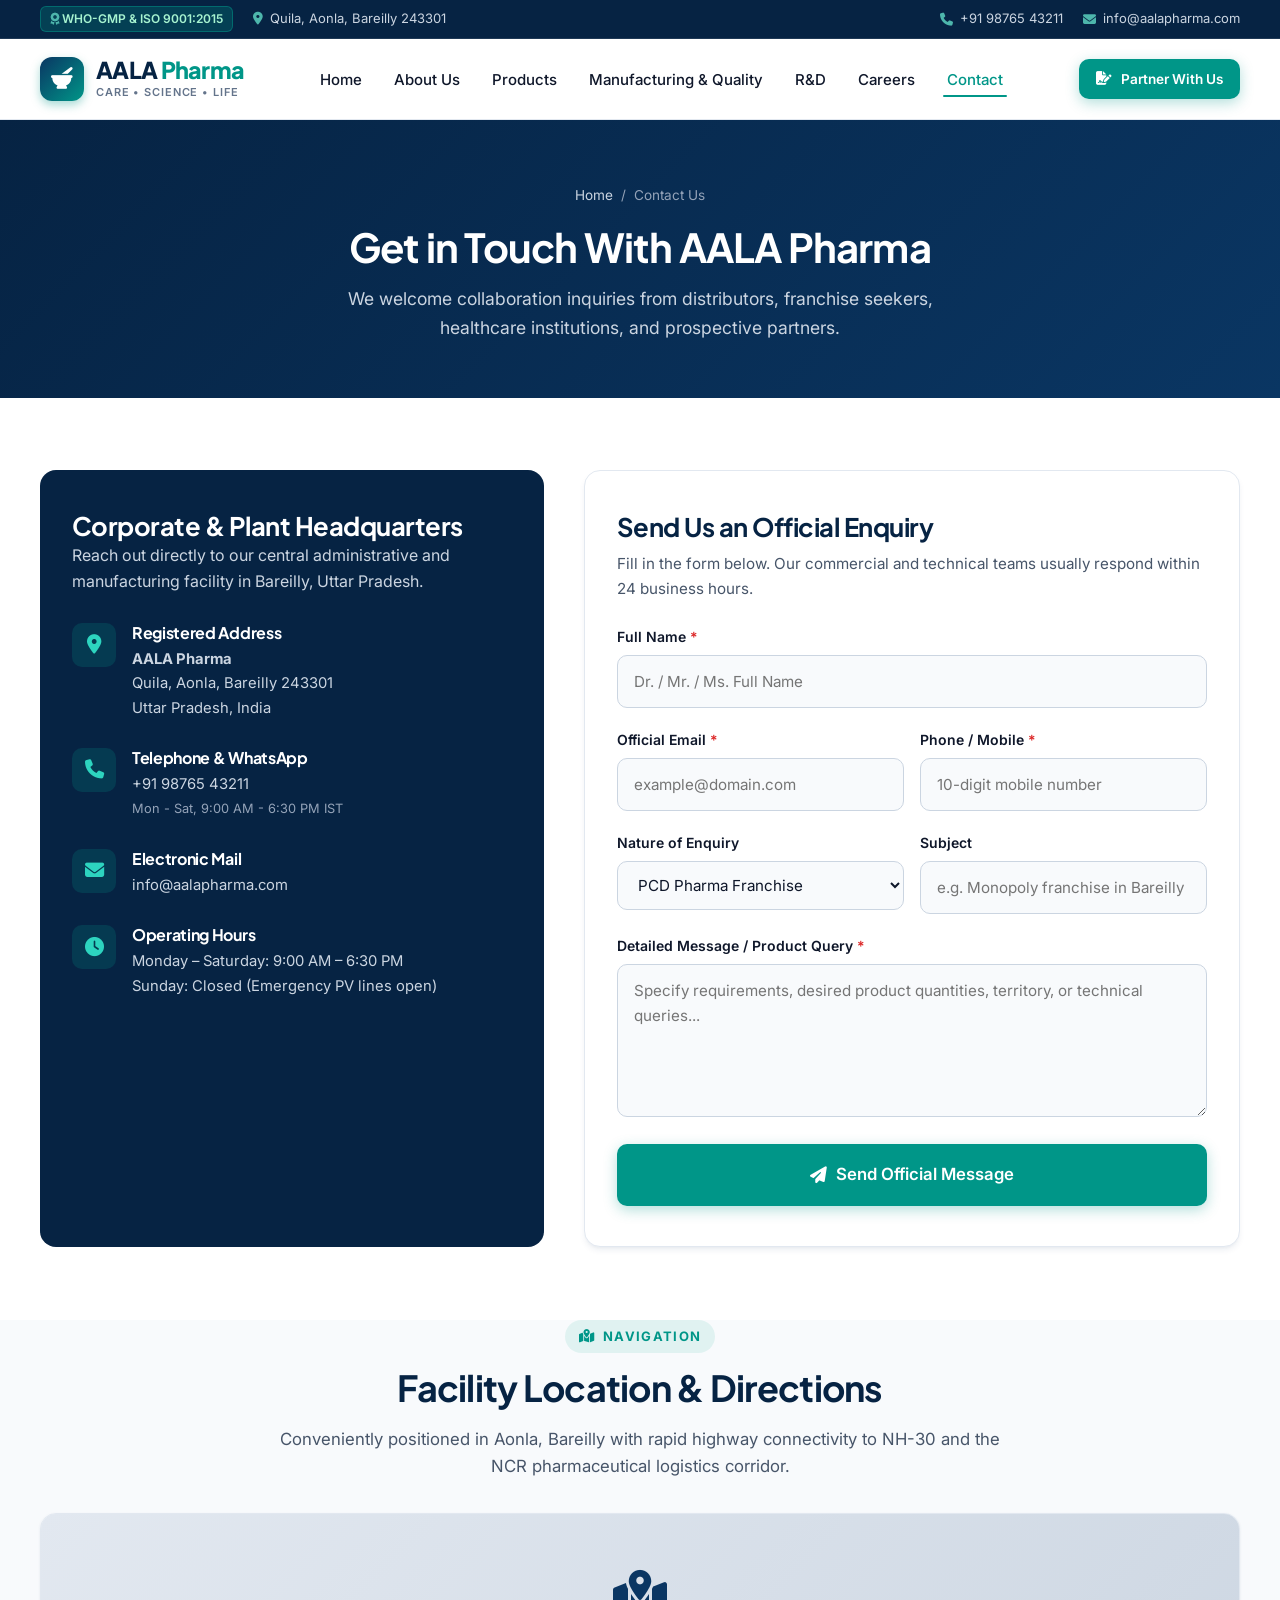
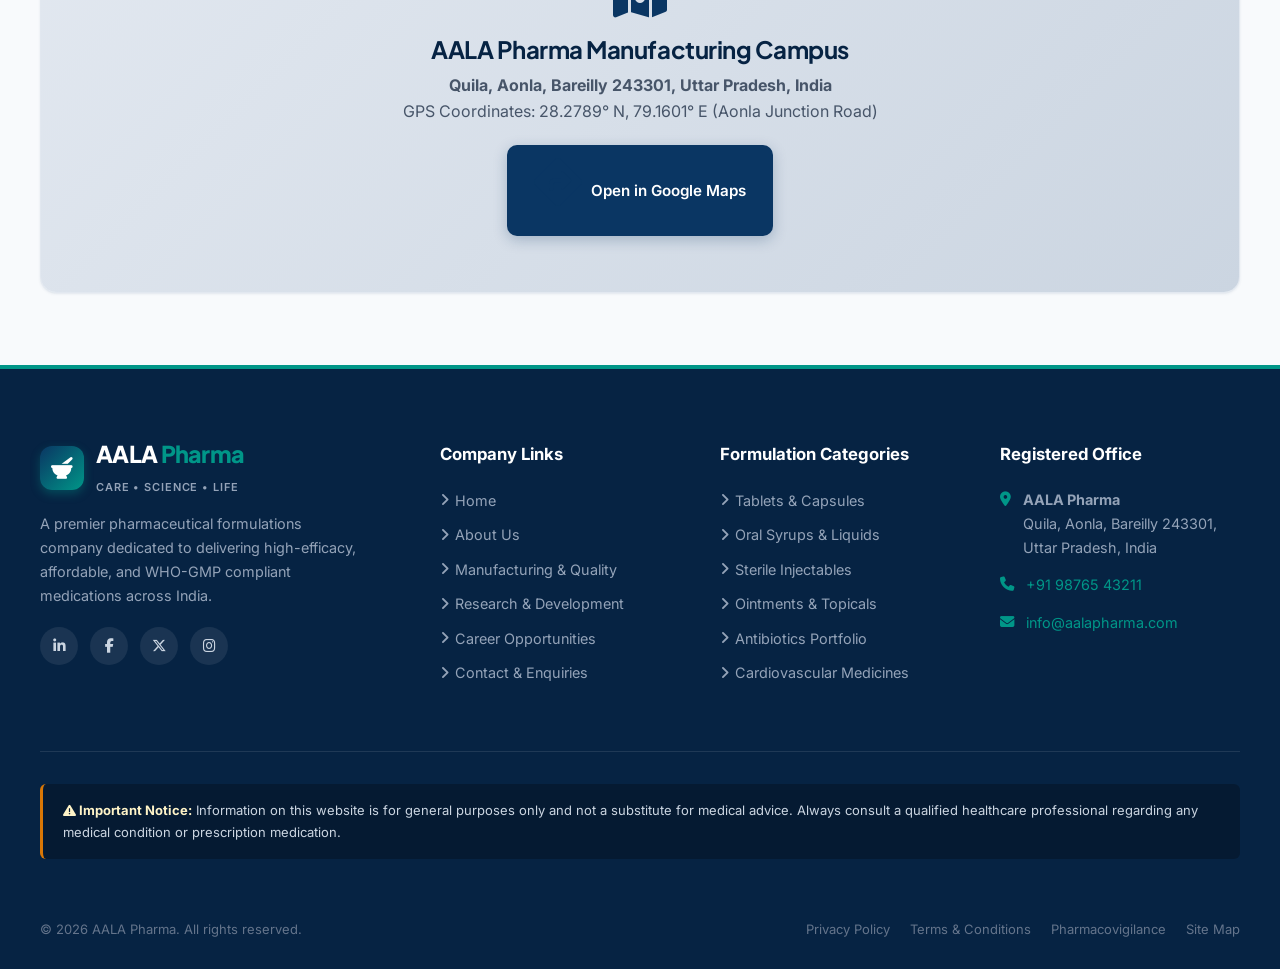
<file: contact.html>
<!DOCTYPE html>
<html lang="en">
<head>
  <meta charset="UTF-8">
  <meta name="viewport" content="width=device-width, initial-scale=1.0">
  <meta http-equiv="X-UA-Compatible" content="ie=edge">
  <title>Contact Us & Business Enquiries | AALA Pharma</title>
  <meta name="description" content="Get in touch with AALA Pharma in Bareilly. Contact our sales, PCD franchise, and contract manufacturing teams. Phone: +91 98765 43211, Email: info@aalapharma.com.">
  <link rel="icon" type="image/svg+xml" href="data:image/svg+xml,<svg xmlns='http://www.w3.org/2000/svg' viewBox='0 0 100 100'><rect width='100' height='100' rx='20' fill='%230A3663'/><path d='M30 70 L50 25 L70 70 M38 52 L62 52' stroke='%23009688' stroke-width='8' fill='none' stroke-linecap='round'/></svg>">
  <link rel="preconnect" href="https://fonts.googleapis.com">
  <link rel="preconnect" href="https://fonts.gstatic.com" crossorigin>
  <link href="https://fonts.googleapis.com/css2?family=Inter:wght@300;400;500;600;700&family=Plus+Jakarta+Sans:wght@500;600;700;800&display=swap" rel="stylesheet">
  <link rel="stylesheet" href="https://cdnjs.cloudflare.com/ajax/libs/font-awesome/6.5.1/css/all.min.css" integrity="sha512-DTOQO9RWCH3ppGqcWaEA1BIZOC6xxalwEsw9c2QQeAIftl+Vegovlnee1c9QX4TctnWMn13TZye+giMm8e2LwA==" crossorigin="anonymous" referrerpolicy="no-referrer" />
  <link rel="stylesheet" href="css/style.css">
</head>
<body>

  <!-- Top Announcement Bar -->
  <aside class="topbar">
    <div class="container">
      <div class="topbar-content">
        <div class="topbar-left">
          <div class="topbar-item">
            <span class="topbar-badge"><i class="fa-solid fa-award"></i> WHO-GMP & ISO 9001:2015</span>
          </div>
          <div class="topbar-item">
            <i class="fa-solid fa-location-dot"></i>
            <span>Quila, Aonla, Bareilly 243301</span>
          </div>
        </div>
        <div class="topbar-right">
          <div class="topbar-item">
            <i class="fa-solid fa-phone"></i>
            <a href="tel:+919876543211">+91 98765 43211</a>
          </div>
          <div class="topbar-item">
            <i class="fa-solid fa-envelope"></i>
            <a href="mailto:info@aalapharma.com">info@aalapharma.com</a>
          </div>
        </div>
      </div>
    </div>
  </aside>

  <!-- Sticky Header -->
  <header class="header">
    <div class="container">
      <nav class="navbar" aria-label="Main Navigation">
        <a href="index.html" class="brand-logo" aria-label="AALA Pharma Home">
          <div class="brand-symbol">
            <i class="fa-solid fa-mortar-pestle"></i>
          </div>
          <div class="brand-text">
            <span class="brand-name">AALA <span>Pharma</span></span>
            <span class="brand-tagline">Care • Science • Life</span>
          </div>
        </a>

        <ul class="nav-menu" id="primary-navigation">
          <li><a href="index.html" class="nav-link">Home</a></li>
          <li><a href="about.html" class="nav-link">About Us</a></li>
          <li><a href="products.html" class="nav-link">Products</a></li>
          <li><a href="quality.html" class="nav-link">Manufacturing & Quality</a></li>
          <li><a href="rnd.html" class="nav-link">R&D</a></li>
          <li><a href="careers.html" class="nav-link">Careers</a></li>
          <li><a href="contact.html" class="nav-link active">Contact</a></li>
        </ul>

        <div class="header-cta">
          <a href="contact.html" class="btn btn-primary btn-sm">
            <i class="fa-solid fa-file-signature"></i> Partner With Us
          </a>
        </div>

        <button class="hamburger" aria-label="Toggle Navigation Menu" aria-expanded="false" aria-controls="primary-navigation">
          <span></span>
          <span></span>
          <span></span>
        </button>
      </nav>
    </div>
  </header>

  <div class="mobile-nav-backdrop"></div>

  <main>
    <!-- Page Hero Banner -->
    <section class="page-hero">
      <div class="container">
        <div class="breadcrumb">
          <a href="index.html">Home</a>
          <span>/</span>
          <span>Contact Us</span>
        </div>
        <h1>Get in Touch With AALA Pharma</h1>
        <p>
          We welcome collaboration inquiries from distributors, franchise seekers, healthcare institutions, and prospective partners.
        </p>
      </div>
    </section>

    <!-- Contact Details & Form Section -->
    <section class="section">
      <div class="container">
        <div class="contact-grid">
          <!-- Information Sidebar -->
          <div class="contact-info-panel reveal">
            <div>
              <h3>Corporate & Plant Headquarters</h3>
              <p>Reach out directly to our central administrative and manufacturing facility in Bareilly, Uttar Pradesh.</p>
            </div>

            <div class="contact-detail-item">
              <div class="contact-detail-icon"><i class="fa-solid fa-location-dot"></i></div>
              <div class="contact-detail-text">
                <h4>Registered Address</h4>
                <p>
                  <strong>AALA Pharma</strong><br>
                  Quila, Aonla, Bareilly 243301<br>
                  Uttar Pradesh, India
                </p>
              </div>
            </div>

            <div class="contact-detail-item">
              <div class="contact-detail-icon"><i class="fa-solid fa-phone"></i></div>
              <div class="contact-detail-text">
                <h4>Telephone & WhatsApp</h4>
                <p>
                  <a href="tel:+919876543211">+91 98765 43211</a><br>
                  <span style="font-size: 0.8rem; color: #94A3B8;">Mon - Sat, 9:00 AM - 6:30 PM IST</span>
                </p>
              </div>
            </div>

            <div class="contact-detail-item">
              <div class="contact-detail-icon"><i class="fa-solid fa-envelope"></i></div>
              <div class="contact-detail-text">
                <h4>Electronic Mail</h4>
                <p>
                  <a href="mailto:info@aalapharma.com">info@aalapharma.com</a>
                </p>
              </div>
            </div>

            <div class="contact-detail-item">
              <div class="contact-detail-icon"><i class="fa-solid fa-clock"></i></div>
              <div class="contact-detail-text">
                <h4>Operating Hours</h4>
                <p>
                  Monday – Saturday: 9:00 AM – 6:30 PM<br>
                  Sunday: Closed (Emergency PV lines open)
                </p>
              </div>
            </div>
          </div>

          <!-- Enquiry Form Panel -->
          <div class="contact-form-panel reveal">
            <h3 style="font-size: 1.6rem; color: var(--color-primary-dark); margin-bottom: 0.5rem;">Send Us an Official Enquiry</h3>
            <p style="margin-bottom: 1.5rem; font-size: 0.95rem;">
              Fill in the form below. Our commercial and technical teams usually respond within 24 business hours.
            </p>

            <form id="contact-enquiry-form" data-validate="true" action="#" method="POST">
              <div class="form-group">
                <label for="contact-name" class="form-label">Full Name <span class="required">*</span></label>
                <input type="text" id="contact-name" name="fullname" class="form-control" placeholder="Dr. / Mr. / Ms. Full Name" required>
              </div>

              <div style="display: grid; grid-template-columns: 1fr 1fr; gap: 1rem;">
                <div class="form-group">
                  <label for="contact-email" class="form-label">Official Email <span class="required">*</span></label>
                  <input type="email" id="contact-email" name="email" class="form-control" placeholder="example@domain.com" required>
                </div>
                <div class="form-group">
                  <label for="contact-phone" class="form-label">Phone / Mobile <span class="required">*</span></label>
                  <input type="tel" id="contact-phone" name="phone" class="form-control" placeholder="10-digit mobile number" required>
                </div>
              </div>

              <div style="display: grid; grid-template-columns: 1fr 1fr; gap: 1rem;">
                <div class="form-group">
                  <label for="contact-enquiry-type" class="form-label">Nature of Enquiry</label>
                  <select id="contact-enquiry-type" name="enquiry_type" class="form-control">
                    <option value="PCD Pharma Franchise">PCD Pharma Franchise</option>
                    <option value="Third-Party / Contract Manufacturing">Third-Party / Contract Manufacturing</option>
                    <option value="Hospital / Institutional Supply">Hospital / Institutional Supply</option>
                    <option value="Product Dossier / Export">Product Dossier / Export</option>
                    <option value="General Corporate Inquiry">General Corporate Inquiry</option>
                  </select>
                </div>
                <div class="form-group">
                  <label for="contact-subject" class="form-label">Subject</label>
                  <input type="text" id="contact-subject" name="subject" class="form-control" placeholder="e.g. Monopoly franchise in Bareilly">
                </div>
              </div>

              <div class="form-group">
                <label for="contact-message" class="form-label">Detailed Message / Product Query <span class="required">*</span></label>
                <textarea id="contact-message" name="message" class="form-control" rows="5" placeholder="Specify requirements, desired product quantities, territory, or technical queries..." required></textarea>
              </div>

              <button type="submit" class="btn btn-primary btn-lg" style="width: 100%;">
                <i class="fa-solid fa-paper-plane"></i> Send Official Message
              </button>
            </form>
          </div>
        </div>
      </div>
    </section>

    <!-- Embedded Map Representation -->
    <section class="section section-bg-alt" style="padding-top: 0;">
      <div class="container">
        <div class="section-header reveal" style="margin-bottom: 2rem;">
          <span class="section-eyebrow"><i class="fa-solid fa-map-location-dot"></i> Navigation</span>
          <h2 class="section-title">Facility Location & Directions</h2>
          <p class="section-subtitle">
            Conveniently positioned in Aonla, Bareilly with rapid highway connectivity to NH-30 and the NCR pharmaceutical logistics corridor.
          </p>
        </div>

        <div class="map-container reveal">
          <div class="map-placeholder-overlay">
            <i class="fa-solid fa-map-location-dot"></i>
            <h3 style="font-size: 1.5rem; margin-bottom: 0.5rem; color: var(--color-primary-dark);">AALA Pharma Manufacturing Campus</h3>
            <p style="max-width: 500px; margin-bottom: 1.25rem;">
              <strong>Quila, Aonla, Bareilly 243301, Uttar Pradesh, India</strong><br>
              GPS Coordinates: 28.2789° N, 79.1601° E (Aonla Junction Road)
            </p>
            <a href="https://maps.google.com/?q=Aonla+Bareilly" target="_blank" rel="noopener noreferrer" class="btn btn-secondary">
              <i class="fa-solid fa-diamond-turn-right"></i> Open in Google Maps
            </a>
          </div>
        </div>
      </div>
    </section>
  </main>

  <footer class="footer">
    <div class="container">
      <div class="footer-top">
        <div class="footer-brand">
          <div class="brand-logo" style="margin-bottom: 1rem;">
            <div class="brand-symbol">
              <i class="fa-solid fa-mortar-pestle"></i>
            </div>
            <div class="brand-text">
              <span class="brand-name" style="color: #fff;">AALA <span style="color: #009688;">Pharma</span></span>
              <span class="brand-tagline" style="color: #94A3B8;">Care • Science • Life</span>
            </div>
          </div>
          <p>
            A premier pharmaceutical formulations company dedicated to delivering high-efficacy, affordable, and WHO-GMP compliant medications across India.
          </p>
          <div class="footer-socials">
            <a href="https://linkedin.com" target="_blank" rel="noopener noreferrer" class="social-link" aria-label="AALA Pharma on LinkedIn"><i class="fa-brands fa-linkedin-in"></i></a>
            <a href="https://facebook.com" target="_blank" rel="noopener noreferrer" class="social-link" aria-label="AALA Pharma on Facebook"><i class="fa-brands fa-facebook-f"></i></a>
            <a href="https://twitter.com" target="_blank" rel="noopener noreferrer" class="social-link" aria-label="AALA Pharma on X / Twitter"><i class="fa-brands fa-x-twitter"></i></a>
            <a href="https://instagram.com" target="_blank" rel="noopener noreferrer" class="social-link" aria-label="AALA Pharma on Instagram"><i class="fa-brands fa-instagram"></i></a>
          </div>
        </div>

        <div>
          <div class="footer-title">Company Links</div>
          <ul class="footer-links">
            <li><a href="index.html"><i class="fa-solid fa-angle-right"></i> Home</a></li>
            <li><a href="about.html"><i class="fa-solid fa-angle-right"></i> About Us</a></li>
            <li><a href="quality.html"><i class="fa-solid fa-angle-right"></i> Manufacturing & Quality</a></li>
            <li><a href="rnd.html"><i class="fa-solid fa-angle-right"></i> Research & Development</a></li>
            <li><a href="careers.html"><i class="fa-solid fa-angle-right"></i> Career Opportunities</a></li>
            <li><a href="contact.html"><i class="fa-solid fa-angle-right"></i> Contact & Enquiries</a></li>
          </ul>
        </div>

        <div>
          <div class="footer-title">Formulation Categories</div>
          <ul class="footer-links">
            <li><a href="products.html?cat=tablets"><i class="fa-solid fa-angle-right"></i> Tablets & Capsules</a></li>
            <li><a href="products.html?cat=syrups"><i class="fa-solid fa-angle-right"></i> Oral Syrups & Liquids</a></li>
            <li><a href="products.html?cat=injectables"><i class="fa-solid fa-angle-right"></i> Sterile Injectables</a></li>
            <li><a href="products.html?cat=ointments"><i class="fa-solid fa-angle-right"></i> Ointments & Topicals</a></li>
            <li><a href="products.html"><i class="fa-solid fa-angle-right"></i> Antibiotics Portfolio</a></li>
            <li><a href="products.html"><i class="fa-solid fa-angle-right"></i> Cardiovascular Medicines</a></li>
          </ul>
        </div>

        <div>
          <div class="footer-title">Registered Office</div>
          <div class="footer-contact-item">
            <i class="fa-solid fa-location-dot"></i>
            <div>
              <strong>AALA Pharma</strong><br>
              Quila, Aonla, Bareilly 243301,<br>
              Uttar Pradesh, India
            </div>
          </div>
          <div class="footer-contact-item">
            <i class="fa-solid fa-phone"></i>
            <div>
              <a href="tel:+919876543211">+91 98765 43211</a>
            </div>
          </div>
          <div class="footer-contact-item">
            <i class="fa-solid fa-envelope"></i>
            <div>
              <a href="mailto:info@aalapharma.com">info@aalapharma.com</a>
            </div>
          </div>
        </div>
      </div>

      <div class="footer-disclaimer-box">
        <strong><i class="fa-solid fa-triangle-exclamation"></i> Important Notice:</strong> Information on this website is for general purposes only and not a substitute for medical advice. Always consult a qualified healthcare professional regarding any medical condition or prescription medication.
      </div>

      <div class="footer-bottom">
        <div>
          &copy; 2026 AALA Pharma. All rights reserved.
        </div>
        <div class="footer-bottom-links">
          <a href="#">Privacy Policy</a>
          <a href="#">Terms & Conditions</a>
          <a href="#">Pharmacovigilance</a>
          <a href="#">Site Map</a>
        </div>
      </div>
    </div>
  </footer>

  <button class="back-to-top" aria-label="Scroll to top of page">
    <i class="fa-solid fa-arrow-up"></i>
  </button>

  <script src="js/main.js"></script>
</body>
</html>
</file>
<file: css/style.css>
/* ==========================================================================
   AALA PHARMA - Corporate Healthcare & Pharmaceutical Stylesheet
   Version: 1.0.0
   Design: Modern, Trustworthy, Clinical Medical UI
   Palette: Deep Navy (#0A3663), Medical Teal (#009688), Vitality Green (#10B981)
   Architecture: Mobile-first responsive (360px, 768px, 1024px, 1440px)
   ========================================================================== */

/* --------------------------------------------------------------------------
   1. CSS Variables & Design Tokens
   -------------------------------------------------------------------------- */
:root {
  /* Brand Primary Colors */
  --color-primary: #0A3663;
  --color-primary-dark: #062343;
  --color-primary-light: #164e87;
  --color-primary-subtle: #EBF3FA;

  /* Brand Secondary & Accent Colors */
  --color-accent: #009688;
  --color-accent-dark: #00796B;
  --color-accent-light: #4DB6AC;
  --color-accent-subtle: #E0F2F1;
  --color-secondary-green: #10B981;
  --color-gold: #D97706;
  --color-gold-subtle: #FEF3C7;

  /* Neutrals & Surfaces */
  --color-white: #FFFFFF;
  --color-surface-50: #F8FAFC;
  --color-surface-100: #F1F5F9;
  --color-surface-200: #E2E8F0;
  --color-surface-300: #CBD5E1;
  
  /* Text Colors */
  --color-text-main: #0F172A;
  --color-text-muted: #475569;
  --color-text-light: #64748B;
  --color-text-inverse: #FFFFFF;

  /* Status Colors */
  --color-success: #059669;
  --color-success-bg: #D1FAE5;
  --color-error: #DC2626;
  --color-error-bg: #FEE2E2;

  /* Typography */
  --font-heading: 'Plus Jakarta Sans', 'Inter', -apple-system, BlinkMacSystemFont, "Segoe UI", Roboto, sans-serif;
  --font-body: 'Inter', -apple-system, BlinkMacSystemFont, "Segoe UI", Roboto, sans-serif;

  /* Shadows */
  --shadow-xs: 0 1px 2px 0 rgba(10, 54, 99, 0.05);
  --shadow-sm: 0 1px 3px 0 rgba(10, 54, 99, 0.08), 0 1px 2px -1px rgba(10, 54, 99, 0.08);
  --shadow-md: 0 4px 6px -1px rgba(10, 54, 99, 0.08), 0 2px 4px -2px rgba(10, 54, 99, 0.06);
  --shadow-lg: 0 10px 15px -3px rgba(10, 54, 99, 0.08), 0 4px 6px -4px rgba(10, 54, 99, 0.04);
  --shadow-xl: 0 20px 25px -5px rgba(10, 54, 99, 0.1), 0 8px 10px -6px rgba(10, 54, 99, 0.06);
  --shadow-card-hover: 0 22px 35px -8px rgba(10, 54, 99, 0.16);

  /* Borders & Radius */
  --radius-sm: 6px;
  --radius-md: 10px;
  --radius-lg: 16px;
  --radius-full: 9999px;
  --border-light: 1px solid var(--color-surface-200);

  /* Transitions */
  --transition-fast: 0.18s ease;
  --transition-normal: 0.3s cubic-bezier(0.16, 1, 0.3, 1);
  --transition-slow: 0.5s cubic-bezier(0.16, 1, 0.3, 1);

  /* Layout Containers */
  --container-max: 1240px;
  --header-height: 80px;
  --topbar-height: 38px;
}

/* --------------------------------------------------------------------------
   2. Reset & Base Typography
   -------------------------------------------------------------------------- */
*, *::before, *::after {
  box-sizing: border-box;
  margin: 0;
  padding: 0;
}

html {
  font-size: 16px;
  scroll-behavior: smooth;
  -webkit-text-size-adjust: 100%;
}

body {
  font-family: var(--font-body);
  color: var(--color-text-main);
  background-color: var(--color-white);
  line-height: 1.65;
  overflow-x: hidden;
  position: relative;
}

body.nav-open {
  overflow: hidden;
}

h1, h2, h3, h4, h5, h6 {
  font-family: var(--font-heading);
  color: var(--color-primary-dark);
  font-weight: 700;
  line-height: 1.25;
  letter-spacing: -0.02em;
}

h1 { font-size: 2.25rem; }
h2 { font-size: 1.85rem; }
h3 { font-size: 1.4rem; }
h4 { font-size: 1.15rem; }
h5 { font-size: 1rem; }

p {
  margin-bottom: 1rem;
  color: var(--color-text-muted);
}

p:last-child {
  margin-bottom: 0;
}

a {
  color: var(--color-accent);
  text-decoration: none;
  transition: color var(--transition-fast);
}

a:hover, a:focus-visible {
  color: var(--color-accent-dark);
}

img {
  max-width: 100%;
  height: auto;
  display: block;
}

ul, ol {
  list-style: none;
}

button, input, select, textarea {
  font: inherit;
}

button {
  cursor: pointer;
  border: none;
  background: none;
}

/* --------------------------------------------------------------------------
   3. Global Layout & Utility Classes
   -------------------------------------------------------------------------- */
.container {
  width: 100%;
  max-width: var(--container-max);
  margin-left: auto;
  margin-right: auto;
  padding-left: 1.25rem;
  padding-right: 1.25rem;
}

.section {
  padding-top: 4.5rem;
  padding-bottom: 4.5rem;
}

.section-sm {
  padding-top: 3rem;
  padding-bottom: 3rem;
}

.section-bg-alt {
  background-color: var(--color-surface-50);
}

.section-bg-subtle {
  background-color: var(--color-primary-subtle);
}

.section-bg-dark {
  background-color: var(--color-primary-dark);
  color: var(--color-text-inverse);
}
.section-bg-dark p {
  color: #94A3B8;
}
.section-bg-dark h1,
.section-bg-dark h2,
.section-bg-dark h3,
.section-bg-dark h4 {
  color: var(--color-white);
}

.text-center { text-align: center; }
.text-left { text-align: left; }
.text-right { text-align: right; }

.section-header {
  max-width: 720px;
  margin-left: auto;
  margin-right: auto;
  margin-bottom: 3rem;
  text-align: center;
}

.section-header.text-left {
  margin-left: 0;
  text-align: left;
}

.section-eyebrow {
  display: inline-flex;
  align-items: center;
  gap: 0.5rem;
  font-size: 0.8125rem;
  font-weight: 700;
  text-transform: uppercase;
  letter-spacing: 0.1em;
  color: var(--color-accent);
  background-color: var(--color-accent-subtle);
  padding: 0.35rem 0.85rem;
  border-radius: var(--radius-full);
  margin-bottom: 0.75rem;
}

.section-eyebrow i {
  font-size: 0.85rem;
}

.section-title {
  margin-bottom: 1rem;
}

.section-subtitle {
  font-size: 1.05rem;
  color: var(--color-text-muted);
}

/* --------------------------------------------------------------------------
   4. Buttons & Badges
   -------------------------------------------------------------------------- */
.btn {
  display: inline-flex;
  align-items: center;
  justify-content: center;
  gap: 0.6rem;
  padding: 0.8rem 1.6rem;
  font-weight: 600;
  font-size: 0.95rem;
  border-radius: var(--radius-md);
  transition: all var(--transition-normal);
  text-align: center;
  white-space: nowrap;
  border: 1px solid transparent;
}

.btn-primary {
  background-color: var(--color-accent);
  color: var(--color-white);
  box-shadow: 0 4px 14px rgba(0, 150, 136, 0.3);
}

.btn-primary:hover {
  background-color: var(--color-accent-dark);
  color: var(--color-white);
  box-shadow: 0 6px 18px rgba(0, 150, 136, 0.4);
  transform: translateY(-2px);
}

.btn-secondary {
  background-color: var(--color-primary);
  color: var(--color-white);
  box-shadow: 0 4px 14px rgba(10, 54, 99, 0.25);
}

.btn-secondary:hover {
  background-color: var(--color-primary-dark);
  color: var(--color-white);
  transform: translateY(-2px);
  box-shadow: 0 6px 18px rgba(10, 54, 99, 0.35);
}

.btn-outline-white {
  background-color: transparent;
  color: var(--color-white);
  border-color: rgba(255, 255, 255, 0.6);
}

.btn-outline-white:hover {
  background-color: var(--color-white);
  color: var(--color-primary-dark);
  border-color: var(--color-white);
}

.btn-outline-primary {
  background-color: transparent;
  color: var(--color-primary);
  border-color: var(--color-primary);
}

.btn-outline-primary:hover {
  background-color: var(--color-primary);
  color: var(--color-white);
}

.btn-sm {
  padding: 0.5rem 1rem;
  font-size: 0.85rem;
}

.btn-lg {
  padding: 1rem 2rem;
  font-size: 1.05rem;
}

.badge {
  display: inline-block;
  padding: 0.25rem 0.65rem;
  font-size: 0.75rem;
  font-weight: 600;
  border-radius: var(--radius-full);
}

.badge-pill-accent {
  background-color: var(--color-accent-subtle);
  color: var(--color-accent-dark);
}

/* --------------------------------------------------------------------------
   5. Top Announcement & Utility Bar
   -------------------------------------------------------------------------- */
.topbar {
  background-color: var(--color-primary-dark);
  color: var(--color-white);
  font-size: 0.8125rem;
  border-bottom: 1px solid rgba(255, 255, 255, 0.1);
  display: block;
}

.topbar-content {
  display: flex;
  justify-content: space-between;
  align-items: center;
  min-height: var(--topbar-height);
  padding: 0.35rem 0;
}

.topbar-left, .topbar-right {
  display: flex;
  align-items: center;
  gap: 1.25rem;
  flex-wrap: wrap;
}

.topbar-item {
  display: flex;
  align-items: center;
  gap: 0.45rem;
  color: #CBD5E1;
}

.topbar-item a {
  color: #CBD5E1;
}

.topbar-item a:hover {
  color: var(--color-white);
}

.topbar-item i {
  color: var(--color-accent-light);
}

.topbar-badge {
  background: rgba(0, 150, 136, 0.25);
  color: #A7F3D0;
  border: 1px solid rgba(0, 150, 136, 0.5);
  padding: 0.15rem 0.55rem;
  border-radius: var(--radius-sm);
  font-weight: 600;
  font-size: 0.75rem;
}

/* --------------------------------------------------------------------------
   6. Header & Navigation (Sticky & Mobile)
   -------------------------------------------------------------------------- */
.header {
  position: sticky;
  top: 0;
  z-index: 1000;
  background-color: var(--color-white);
  transition: all var(--transition-normal);
  border-bottom: 1px solid var(--color-surface-200);
}

.header.scrolled {
  box-shadow: var(--shadow-md);
  border-bottom-color: transparent;
}

.navbar {
  display: flex;
  align-items: center;
  justify-content: space-between;
  height: var(--header-height);
}

/* Brand Logo */
.brand-logo {
  display: flex;
  align-items: center;
  gap: 0.75rem;
  text-decoration: none;
}

.brand-symbol {
  width: 44px;
  height: 44px;
  border-radius: 12px;
  background: linear-gradient(135deg, var(--color-primary) 0%, var(--color-accent) 100%);
  display: flex;
  align-items: center;
  justify-content: center;
  color: var(--color-white);
  font-size: 1.35rem;
  box-shadow: 0 4px 10px rgba(0, 150, 136, 0.35);
  flex-shrink: 0;
}

.brand-text {
  display: flex;
  flex-direction: column;
}

.brand-name {
  font-family: var(--font-heading);
  font-size: 1.45rem;
  font-weight: 800;
  color: var(--color-primary-dark);
  letter-spacing: -0.03em;
  line-height: 1.1;
}

.brand-name span {
  color: var(--color-accent);
}

.brand-tagline {
  font-size: 0.6875rem;
  font-weight: 600;
  color: var(--color-text-light);
  letter-spacing: 0.08em;
  text-transform: uppercase;
}

/* Nav Menu */
.nav-menu {
  display: flex;
  align-items: center;
  gap: 1.5rem;
}

.nav-link {
  font-size: 0.9375rem;
  font-weight: 500;
  color: var(--color-text-main);
  padding: 0.5rem 0.25rem;
  position: relative;
  transition: color var(--transition-fast);
}

.nav-link::after {
  content: '';
  position: absolute;
  bottom: 0;
  left: 0;
  width: 0;
  height: 2px;
  background-color: var(--color-accent);
  transition: width var(--transition-normal);
  border-radius: var(--radius-full);
}

.nav-link:hover,
.nav-link.active {
  color: var(--color-accent);
}

.nav-link:hover::after,
.nav-link.active::after {
  width: 100%;
}

.header-cta {
  display: none;
}

/* Hamburger Button */
.hamburger {
  display: flex;
  flex-direction: column;
  justify-content: space-between;
  width: 28px;
  height: 20px;
  background: transparent;
  border: none;
  cursor: pointer;
  padding: 0;
  z-index: 1010;
}

.hamburger span {
  width: 100%;
  height: 2.5px;
  background-color: var(--color-primary-dark);
  border-radius: 2px;
  transition: all var(--transition-normal);
}

.hamburger.is-active span:nth-child(1) {
  transform: translateY(8.5px) rotate(45deg);
}

.hamburger.is-active span:nth-child(2) {
  opacity: 0;
}

.hamburger.is-active span:nth-child(3) {
  transform: translateY(-8.5px) rotate(-45deg);
}

/* Mobile Nav Drawer */
.mobile-nav-backdrop {
  position: fixed;
  inset: 0;
  background: rgba(15, 23, 42, 0.6);
  backdrop-filter: blur(4px);
  z-index: 998;
  opacity: 0;
  visibility: hidden;
  transition: all var(--transition-normal);
}

.mobile-nav-backdrop.is-active {
  opacity: 1;
  visibility: visible;
}

/* --------------------------------------------------------------------------
   7. Hero Section (Home)
   -------------------------------------------------------------------------- */
.hero {
  position: relative;
  background: linear-gradient(135deg, #072647 0%, #0A3663 50%, #06405C 100%);
  color: var(--color-white);
  padding: 4.5rem 0 5rem;
  overflow: hidden;
}

.hero::before {
  content: '';
  position: absolute;
  top: -20%;
  right: -10%;
  width: 600px;
  height: 600px;
  background: radial-gradient(circle, rgba(0, 150, 136, 0.25) 0%, rgba(0,0,0,0) 70%);
  border-radius: 50%;
  pointer-events: none;
}

.hero-grid {
  display: grid;
  grid-template-columns: 1fr;
  gap: 2.5rem;
  align-items: center;
  position: relative;
  z-index: 2;
}

.hero-content {
  max-width: 640px;
}

.hero-badge {
  display: inline-flex;
  align-items: center;
  gap: 0.5rem;
  padding: 0.35rem 0.95rem;
  background: rgba(255, 255, 255, 0.12);
  border: 1px solid rgba(255, 255, 255, 0.2);
  border-radius: var(--radius-full);
  font-size: 0.8125rem;
  font-weight: 600;
  color: #A7F3D0;
  margin-bottom: 1.25rem;
}

.hero-title {
  color: var(--color-white);
  font-size: 2.4rem;
  margin-bottom: 1.25rem;
  line-height: 1.2;
}

.hero-title span {
  color: #2DD4BF;
}

.hero-description {
  color: #CBD5E1;
  font-size: 1.1rem;
  margin-bottom: 2rem;
  line-height: 1.6;
}

.hero-actions {
  display: flex;
  gap: 1rem;
  flex-wrap: wrap;
  margin-bottom: 2.5rem;
}

.hero-trust-row {
  display: flex;
  align-items: center;
  gap: 1.5rem;
  border-top: 1px solid rgba(255, 255, 255, 0.15);
  padding-top: 1.5rem;
  flex-wrap: wrap;
}

.hero-trust-item {
  display: flex;
  align-items: center;
  gap: 0.5rem;
  font-size: 0.85rem;
  color: #E2E8F0;
}

.hero-trust-item i {
  color: #2DD4BF;
}

.hero-visual {
  position: relative;
}

.hero-image-card {
  position: relative;
  border-radius: var(--radius-lg);
  overflow: hidden;
  box-shadow: 0 25px 50px -12px rgba(0, 0, 0, 0.5);
  border: 3px solid rgba(255, 255, 255, 0.15);
}

.hero-image-card img {
  width: 100%;
  height: 420px;
  object-fit: cover;
}

.hero-floating-stat {
  position: absolute;
  bottom: 20px;
  left: 20px;
  background: rgba(255, 255, 255, 0.95);
  backdrop-filter: blur(8px);
  padding: 1rem 1.25rem;
  border-radius: var(--radius-md);
  box-shadow: var(--shadow-xl);
  display: flex;
  align-items: center;
  gap: 0.85rem;
  color: var(--color-primary-dark);
}

.hero-floating-stat .stat-icon {
  width: 44px;
  height: 44px;
  border-radius: var(--radius-md);
  background-color: var(--color-accent-subtle);
  color: var(--color-accent);
  display: flex;
  align-items: center;
  justify-content: center;
  font-size: 1.25rem;
}

.hero-floating-stat .stat-num {
  font-size: 1.35rem;
  font-weight: 800;
  line-height: 1;
  color: var(--color-primary-dark);
}

.hero-floating-stat .stat-label {
  font-size: 0.75rem;
  color: var(--color-text-light);
  font-weight: 500;
}

/* --------------------------------------------------------------------------
   8. Stats Counter Strip
   -------------------------------------------------------------------------- */
.stats-strip {
  background-color: var(--color-white);
  box-shadow: var(--shadow-lg);
  border-radius: var(--radius-lg);
  margin-top: -3rem;
  position: relative;
  z-index: 10;
  padding: 2rem 1.5rem;
  border: var(--border-light);
}

.stats-grid {
  display: grid;
  grid-template-columns: repeat(2, 1fr);
  gap: 1.5rem;
}

.stat-item {
  text-align: center;
  padding: 0.5rem;
}

.stat-number {
  font-family: var(--font-heading);
  font-size: 2.25rem;
  font-weight: 800;
  color: var(--color-primary);
  line-height: 1;
  margin-bottom: 0.35rem;
  display: flex;
  align-items: center;
  justify-content: center;
}

.stat-number span.suffix {
  color: var(--color-accent);
}

.stat-title {
  font-size: 0.875rem;
  font-weight: 600;
  color: var(--color-text-muted);
}

/* --------------------------------------------------------------------------
   9. Therapeutic Areas
   -------------------------------------------------------------------------- */
.therapeutics-grid {
  display: grid;
  grid-template-columns: 1fr;
  gap: 1.5rem;
}

.therapeutic-card {
  background: var(--color-white);
  border-radius: var(--radius-lg);
  padding: 1.75rem;
  border: var(--border-light);
  box-shadow: var(--shadow-sm);
  transition: all var(--transition-normal);
  display: flex;
  flex-direction: column;
}

.therapeutic-card:hover {
  transform: translateY(-5px);
  box-shadow: var(--shadow-card-hover);
  border-color: rgba(0, 150, 136, 0.3);
}

.therapeutic-icon {
  width: 52px;
  height: 52px;
  border-radius: var(--radius-md);
  background-color: var(--color-accent-subtle);
  color: var(--color-accent);
  display: flex;
  align-items: center;
  justify-content: center;
  font-size: 1.35rem;
  margin-bottom: 1.25rem;
  transition: all var(--transition-normal);
}

.therapeutic-card:hover .therapeutic-icon {
  background-color: var(--color-accent);
  color: var(--color-white);
}

.therapeutic-card h3 {
  font-size: 1.2rem;
  margin-bottom: 0.5rem;
}

.therapeutic-card p {
  font-size: 0.9rem;
  margin-bottom: 1.25rem;
  flex-grow: 1;
}

.therapeutic-pills {
  display: flex;
  flex-wrap: wrap;
  gap: 0.35rem;
}

.therapeutic-pill {
  font-size: 0.75rem;
  background: var(--color-surface-100);
  color: var(--color-text-muted);
  padding: 0.2rem 0.55rem;
  border-radius: var(--radius-sm);
  font-weight: 500;
}

/* --------------------------------------------------------------------------
   10. Featured Products Grid (Home & Products Page)
   -------------------------------------------------------------------------- */
.product-filters {
  display: flex;
  flex-wrap: wrap;
  gap: 0.5rem;
  justify-content: center;
  margin-bottom: 2.5rem;
}

.filter-btn {
  padding: 0.6rem 1.2rem;
  background: var(--color-white);
  border: 1px solid var(--color-surface-300);
  border-radius: var(--radius-full);
  font-size: 0.875rem;
  font-weight: 600;
  color: var(--color-text-muted);
  transition: all var(--transition-fast);
}

.filter-btn:hover,
.filter-btn.active {
  background: var(--color-accent);
  color: var(--color-white);
  border-color: var(--color-accent);
  box-shadow: 0 4px 10px rgba(0, 150, 136, 0.25);
}

.product-search-bar {
  max-width: 480px;
  margin: 0 auto 2rem;
  position: relative;
}

.product-search-bar input {
  width: 100%;
  padding: 0.85rem 1.25rem 0.85rem 3rem;
  border: 1px solid var(--color-surface-300);
  border-radius: var(--radius-full);
  font-size: 0.95rem;
  box-shadow: var(--shadow-sm);
  outline: none;
  transition: all var(--transition-fast);
}

.product-search-bar input:focus {
  border-color: var(--color-accent);
  box-shadow: 0 0 0 3px rgba(0, 150, 136, 0.15);
}

.product-search-bar i {
  position: absolute;
  left: 1.25rem;
  top: 50%;
  transform: translateY(-50%);
  color: var(--color-text-light);
}

.products-grid {
  display: grid;
  grid-template-columns: 1fr;
  gap: 1.75rem;
}

.product-card {
  background: var(--color-white);
  border-radius: var(--radius-lg);
  border: var(--border-light);
  overflow: hidden;
  box-shadow: var(--shadow-sm);
  transition: all var(--transition-normal);
  display: flex;
  flex-direction: column;
}

.product-card:hover {
  transform: translateY(-5px);
  box-shadow: var(--shadow-card-hover);
  border-color: rgba(0, 150, 136, 0.3);
}

.product-image {
  position: relative;
  background-color: var(--color-surface-50);
  padding: 1.5rem;
  display: flex;
  align-items: center;
  justify-content: center;
  height: 200px;
  overflow: hidden;
}

.product-image img {
  max-height: 160px;
  object-fit: contain;
  transition: transform var(--transition-normal);
}

.product-card:hover .product-image img {
  transform: scale(1.06);
}

.product-category-tag {
  position: absolute;
  top: 12px;
  left: 12px;
  font-size: 0.75rem;
  font-weight: 700;
  text-transform: uppercase;
  background: var(--color-white);
  color: var(--color-primary);
  padding: 0.25rem 0.65rem;
  border-radius: var(--radius-full);
  box-shadow: var(--shadow-xs);
}

.product-body {
  padding: 1.5rem;
  display: flex;
  flex-direction: column;
  flex-grow: 1;
}

.product-therapeutic-tag {
  font-size: 0.8rem;
  font-weight: 600;
  color: var(--color-accent);
  margin-bottom: 0.35rem;
  text-transform: uppercase;
  letter-spacing: 0.04em;
}

.product-name {
  font-size: 1.25rem;
  font-weight: 700;
  color: var(--color-primary-dark);
  margin-bottom: 0.35rem;
}

.product-composition {
  font-size: 0.85rem;
  color: var(--color-text-light);
  margin-bottom: 1rem;
  font-style: italic;
}

.product-meta-row {
  display: flex;
  justify-content: space-between;
  border-top: 1px dashed var(--color-surface-200);
  padding-top: 0.75rem;
  margin-bottom: 1.25rem;
  font-size: 0.8125rem;
  color: var(--color-text-muted);
}

.product-actions {
  margin-top: auto;
  display: flex;
  gap: 0.5rem;
}

.product-actions .btn {
  flex: 1;
}

/* --------------------------------------------------------------------------
   11. Product Modal
   -------------------------------------------------------------------------- */
.modal-overlay {
  position: fixed;
  inset: 0;
  background: rgba(15, 23, 42, 0.7);
  backdrop-filter: blur(5px);
  z-index: 2000;
  display: flex;
  align-items: center;
  justify-content: center;
  padding: 1.25rem;
  opacity: 0;
  visibility: hidden;
  transition: all var(--transition-normal);
}

.modal-overlay.is-open {
  opacity: 1;
  visibility: visible;
}

.modal-box {
  background: var(--color-white);
  width: 100%;
  max-width: 680px;
  border-radius: var(--radius-lg);
  box-shadow: var(--shadow-xl);
  max-height: 90vh;
  overflow-y: auto;
  position: relative;
  transform: translateY(20px);
  transition: transform var(--transition-normal);
}

.modal-overlay.is-open .modal-box {
  transform: translateY(0);
}

.modal-close-btn {
  position: absolute;
  top: 1rem;
  right: 1rem;
  width: 36px;
  height: 36px;
  border-radius: 50%;
  background: var(--color-surface-100);
  color: var(--color-text-muted);
  display: flex;
  align-items: center;
  justify-content: center;
  font-size: 1.1rem;
  z-index: 10;
  transition: all var(--transition-fast);
}

.modal-close-btn:hover {
  background: var(--color-error-bg);
  color: var(--color-error);
}

.modal-content-grid {
  display: grid;
  grid-template-columns: 1fr;
  padding: 2rem;
  gap: 1.5rem;
}

.modal-product-img {
  background: var(--color-surface-50);
  border-radius: var(--radius-md);
  padding: 1.5rem;
  display: flex;
  align-items: center;
  justify-content: center;
}

.modal-product-img img {
  max-height: 200px;
}

.modal-details h3 {
  font-size: 1.6rem;
  margin-bottom: 0.35rem;
  color: var(--color-primary-dark);
}

.modal-details .modal-comp {
  font-size: 0.95rem;
  color: var(--color-accent-dark);
  font-weight: 600;
  margin-bottom: 1.25rem;
}

.modal-table {
  width: 100%;
  border-collapse: collapse;
  margin-bottom: 1.5rem;
  font-size: 0.875rem;
}

.modal-table td {
  padding: 0.5rem 0.75rem;
  border-bottom: 1px solid var(--color-surface-200);
}

.modal-table td:first-child {
  font-weight: 600;
  color: var(--color-text-muted);
  width: 35%;
  background-color: var(--color-surface-50);
}

/* --------------------------------------------------------------------------
   12. Certifications & Compliance Badges
   -------------------------------------------------------------------------- */
.cert-grid {
  display: grid;
  grid-template-columns: repeat(2, 1fr);
  gap: 1.25rem;
}

.cert-card {
  background: var(--color-white);
  border-radius: var(--radius-lg);
  padding: 1.75rem 1.25rem;
  text-align: center;
  border: var(--border-light);
  box-shadow: var(--shadow-sm);
  transition: all var(--transition-normal);
}

.cert-card:hover {
  transform: translateY(-4px);
  box-shadow: var(--shadow-md);
  border-color: var(--color-accent);
}

.cert-icon {
  width: 60px;
  height: 60px;
  border-radius: 50%;
  background: var(--color-primary-subtle);
  color: var(--color-primary);
  display: flex;
  align-items: center;
  justify-content: center;
  font-size: 1.6rem;
  margin: 0 auto 1rem;
}

.cert-title {
  font-size: 1.1rem;
  font-weight: 700;
  color: var(--color-primary-dark);
  margin-bottom: 0.35rem;
}

.cert-desc {
  font-size: 0.85rem;
  color: var(--color-text-light);
}

/* --------------------------------------------------------------------------
   13. Testimonials Carousel
   -------------------------------------------------------------------------- */
.testimonial-container {
  max-width: 800px;
  margin: 0 auto;
  position: relative;
  overflow: hidden;
}

.testimonial-track {
  display: flex;
  transition: transform var(--transition-slow);
}

.testimonial-card {
  min-width: 100%;
  background: var(--color-white);
  padding: 2.5rem 2rem;
  border-radius: var(--radius-lg);
  border: var(--border-light);
  box-shadow: var(--shadow-md);
  text-align: center;
}

.testimonial-stars {
  color: #F59E0B;
  font-size: 1.1rem;
  margin-bottom: 1.25rem;
}

.testimonial-text {
  font-size: 1.15rem;
  font-style: italic;
  color: var(--color-text-main);
  line-height: 1.7;
  margin-bottom: 1.5rem;
}

.testimonial-author-box {
  display: flex;
  align-items: center;
  justify-content: center;
  gap: 1rem;
}

.author-avatar {
  width: 54px;
  height: 54px;
  border-radius: 50%;
  object-fit: cover;
  border: 2px solid var(--color-accent);
}

.author-info {
  text-align: left;
}

.author-name {
  font-weight: 700;
  color: var(--color-primary-dark);
}

.author-role {
  font-size: 0.8125rem;
  color: var(--color-text-light);
}

.testimonial-controls {
  display: flex;
  align-items: center;
  justify-content: center;
  gap: 1.5rem;
  margin-top: 1.5rem;
}

.testimonial-arrow {
  width: 42px;
  height: 42px;
  border-radius: 50%;
  background: var(--color-white);
  border: 1px solid var(--color-surface-300);
  color: var(--color-primary);
  display: flex;
  align-items: center;
  justify-content: center;
  transition: all var(--transition-fast);
}

.testimonial-arrow:hover {
  background: var(--color-accent);
  color: var(--color-white);
  border-color: var(--color-accent);
}

.testimonial-dots {
  display: flex;
  gap: 0.5rem;
}

.testimonial-dot {
  width: 10px;
  height: 10px;
  border-radius: 50%;
  background: var(--color-surface-300);
  cursor: pointer;
  transition: all var(--transition-fast);
}

.testimonial-dot.active {
  background: var(--color-accent);
  width: 26px;
  border-radius: var(--radius-full);
}

/* --------------------------------------------------------------------------
   14. CTA Banner
   -------------------------------------------------------------------------- */
.cta-banner {
  background: linear-gradient(135deg, var(--color-primary) 0%, var(--color-primary-dark) 100%);
  border-radius: var(--radius-lg);
  padding: 3rem 1.5rem;
  text-align: center;
  color: var(--color-white);
  position: relative;
  overflow: hidden;
  box-shadow: var(--shadow-xl);
}

.cta-banner::after {
  content: '';
  position: absolute;
  top: -50px;
  right: -5px;
  width: 250px;
  height: 250px;
  background: radial-gradient(circle, rgba(0, 150, 136, 0.3) 0%, rgba(0,0,0,0) 70%);
  border-radius: 50%;
}

.cta-banner h2 {
  color: var(--color-white);
  font-size: 2rem;
  margin-bottom: 0.75rem;
}

.cta-banner p {
  color: #CBD5E1;
  max-width: 620px;
  margin: 0 auto 1.75rem;
  font-size: 1.05rem;
}

.cta-banner-actions {
  display: flex;
  justify-content: center;
  gap: 1rem;
  flex-wrap: wrap;
}

/* --------------------------------------------------------------------------
   15. Inner Pages (About, Quality, R&D, Careers, Contact)
   -------------------------------------------------------------------------- */
/* Page Hero Banner */
.page-hero {
  background: linear-gradient(135deg, var(--color-primary-dark) 0%, var(--color-primary) 100%);
  color: var(--color-white);
  padding: 4rem 0 3.5rem;
  text-align: center;
  position: relative;
}

.page-hero h1 {
  color: var(--color-white);
  font-size: 2.5rem;
  margin-bottom: 0.75rem;
}

.page-hero p {
  color: #CBD5E1;
  max-width: 650px;
  margin: 0 auto;
  font-size: 1.1rem;
}

.breadcrumb {
  display: flex;
  justify-content: center;
  gap: 0.5rem;
  font-size: 0.85rem;
  margin-bottom: 1rem;
  color: #94A3B8;
}

.breadcrumb a {
  color: #CBD5E1;
}

.breadcrumb a:hover {
  color: var(--color-accent-light);
}

/* Feature Two-Column Layout */
.feature-row {
  display: grid;
  grid-template-columns: 1fr;
  gap: 2.5rem;
  align-items: center;
  margin-bottom: 4.5rem;
}

.feature-row:last-child {
  margin-bottom: 0;
}

.feature-img-card {
  border-radius: var(--radius-lg);
  overflow: hidden;
  box-shadow: var(--shadow-lg);
  border: var(--border-light);
}

.feature-img-card img {
  width: 100%;
  height: 360px;
  object-fit: cover;
}

.feature-content h2 {
  font-size: 1.85rem;
  margin-bottom: 1rem;
}

.feature-checklist {
  margin-top: 1.25rem;
}

.feature-checklist li {
  display: flex;
  align-items: flex-start;
  gap: 0.75rem;
  margin-bottom: 0.85rem;
  font-size: 0.95rem;
  color: var(--color-text-muted);
}

.feature-checklist li i {
  color: var(--color-secondary-green);
  margin-top: 0.25rem;
  font-size: 1rem;
}

/* Value Cards (Vision/Mission) */
.values-grid {
  display: grid;
  grid-template-columns: 1fr;
  gap: 1.5rem;
}

.value-card {
  background: var(--color-white);
  border-radius: var(--radius-lg);
  padding: 2.25rem 1.75rem;
  border: var(--border-light);
  box-shadow: var(--shadow-sm);
  text-align: left;
  transition: all var(--transition-normal);
}

.value-card:hover {
  transform: translateY(-4px);
  box-shadow: var(--shadow-card-hover);
  border-color: var(--color-accent);
}

.value-icon {
  width: 52px;
  height: 52px;
  border-radius: var(--radius-md);
  background: var(--color-primary-subtle);
  color: var(--color-primary);
  display: flex;
  align-items: center;
  justify-content: center;
  font-size: 1.4rem;
  margin-bottom: 1.25rem;
}

/* Leadership Team Cards */
.leadership-grid {
  display: grid;
  grid-template-columns: 1fr;
  gap: 1.75rem;
}

.team-card {
  background: var(--color-white);
  border-radius: var(--radius-lg);
  overflow: hidden;
  border: var(--border-light);
  box-shadow: var(--shadow-sm);
  transition: all var(--transition-normal);
}

.team-card:hover {
  transform: translateY(-4px);
  box-shadow: var(--shadow-card-hover);
}

.team-photo {
  height: 280px;
  background-color: var(--color-surface-200);
  overflow: hidden;
}

.team-photo img {
  width: 100%;
  height: 100%;
  object-fit: cover;
}

.team-info {
  padding: 1.5rem;
}

.team-name {
  font-size: 1.2rem;
  margin-bottom: 0.25rem;
}

.team-role {
  color: var(--color-accent);
  font-weight: 600;
  font-size: 0.85rem;
  margin-bottom: 0.75rem;
}

.team-bio {
  font-size: 0.875rem;
  color: var(--color-text-muted);
}

/* Careers Job Openings */
.jobs-list {
  display: flex;
  flex-direction: column;
  gap: 1.25rem;
}

.job-card {
  background: var(--color-white);
  border-radius: var(--radius-lg);
  padding: 1.75rem;
  border: var(--border-light);
  box-shadow: var(--shadow-sm);
  display: flex;
  flex-direction: column;
  gap: 1rem;
  transition: all var(--transition-normal);
}

.job-card:hover {
  border-color: var(--color-accent);
  box-shadow: var(--shadow-md);
}

.job-header {
  display: flex;
  justify-content: space-between;
  align-items: flex-start;
  flex-wrap: wrap;
  gap: 0.5rem;
}

.job-title {
  font-size: 1.25rem;
  color: var(--color-primary-dark);
}

.job-tags {
  display: flex;
  flex-wrap: wrap;
  gap: 0.5rem;
  margin-top: 0.5rem;
}

.job-tag {
  font-size: 0.8rem;
  font-weight: 500;
  background: var(--color-surface-100);
  color: var(--color-text-muted);
  padding: 0.2rem 0.65rem;
  border-radius: var(--radius-sm);
  display: inline-flex;
  align-items: center;
  gap: 0.35rem;
}

/* --------------------------------------------------------------------------
   16. Forms & Contact Section
   -------------------------------------------------------------------------- */
.contact-grid {
  display: grid;
  grid-template-columns: 1fr;
  gap: 2.5rem;
}

.contact-info-panel {
  background: var(--color-primary-dark);
  color: var(--color-white);
  border-radius: var(--radius-lg);
  padding: 2.5rem 2rem;
  display: flex;
  flex-direction: column;
  gap: 1.75rem;
}

.contact-info-panel h3 {
  color: var(--color-white);
  font-size: 1.6rem;
}

.contact-info-panel p {
  color: #CBD5E1;
}

.contact-detail-item {
  display: flex;
  align-items: flex-start;
  gap: 1rem;
}

.contact-detail-icon {
  width: 44px;
  height: 44px;
  border-radius: var(--radius-md);
  background: rgba(0, 150, 136, 0.2);
  color: #2DD4BF;
  display: flex;
  align-items: center;
  justify-content: center;
  font-size: 1.2rem;
  flex-shrink: 0;
}

.contact-detail-text h4 {
  color: var(--color-white);
  font-size: 1rem;
  margin-bottom: 0.25rem;
}

.contact-detail-text p,
.contact-detail-text a {
  color: #CBD5E1;
  font-size: 0.925rem;
}

.contact-form-panel {
  background: var(--color-white);
  border-radius: var(--radius-lg);
  padding: 2.5rem 2rem;
  border: var(--border-light);
  box-shadow: var(--shadow-md);
}

.form-group {
  margin-bottom: 1.25rem;
}

.form-label {
  display: block;
  font-weight: 600;
  font-size: 0.875rem;
  margin-bottom: 0.45rem;
  color: var(--color-text-main);
}

.form-label .required {
  color: var(--color-error);
}

.form-control {
  width: 100%;
  padding: 0.8rem 1rem;
  border: 1px solid var(--color-surface-300);
  border-radius: var(--radius-md);
  font-size: 0.95rem;
  color: var(--color-text-main);
  background-color: var(--color-surface-50);
  transition: all var(--transition-fast);
}

.form-control:focus {
  outline: none;
  border-color: var(--color-accent);
  background-color: var(--color-white);
  box-shadow: 0 0 0 3px rgba(0, 150, 136, 0.15);
}

.form-control.is-invalid {
  border-color: var(--color-error);
  background-color: #FFF5F5;
}

.form-feedback {
  font-size: 0.8rem;
  color: var(--color-error);
  margin-top: 0.35rem;
  display: none;
}

.form-feedback.is-visible {
  display: block;
}

.form-status-alert {
  padding: 1rem 1.25rem;
  border-radius: var(--radius-md);
  font-size: 0.925rem;
  margin-bottom: 1.25rem;
  display: none;
  align-items: center;
  gap: 0.75rem;
}

.form-status-alert.alert-success {
  background-color: var(--color-success-bg);
  color: var(--color-success);
  border: 1px solid #A7F3D0;
  display: flex;
}

.form-status-alert.alert-error {
  background-color: var(--color-error-bg);
  color: var(--color-error);
  border: 1px solid #FECACA;
  display: flex;
}

/* Embedded Map Placeholder */
.map-container {
  border-radius: var(--radius-lg);
  overflow: hidden;
  height: 380px;
  background: var(--color-surface-100);
  border: var(--border-light);
  box-shadow: var(--shadow-sm);
  position: relative;
}

.map-placeholder-overlay {
  width: 100%;
  height: 100%;
  display: flex;
  flex-direction: column;
  align-items: center;
  justify-content: center;
  background: linear-gradient(135deg, #E2E8F0 0%, #CBD5E1 100%);
  padding: 2rem;
  text-align: center;
}

.map-placeholder-overlay i {
  font-size: 3rem;
  color: var(--color-primary);
  margin-bottom: 1rem;
}

/* --------------------------------------------------------------------------
   17. Footer & Legal Disclaimer
   -------------------------------------------------------------------------- */
.footer {
  background-color: var(--color-primary-dark);
  color: #94A3B8;
  padding-top: 4.5rem;
  font-size: 0.9rem;
  border-top: 4px solid var(--color-accent);
}

.footer-top {
  display: grid;
  grid-template-columns: 1fr;
  gap: 2.5rem;
  padding-bottom: 3.5rem;
  border-bottom: 1px solid rgba(255, 255, 255, 0.1);
}

.footer-brand .brand-name {
  color: var(--color-white);
  margin-bottom: 0.75rem;
}

.footer-brand p {
  color: #94A3B8;
  margin-bottom: 1.25rem;
  max-width: 320px;
}

.footer-socials {
  display: flex;
  gap: 0.75rem;
}

.social-link {
  width: 38px;
  height: 38px;
  border-radius: 50%;
  background: rgba(255, 255, 255, 0.08);
  color: #CBD5E1;
  display: flex;
  align-items: center;
  justify-content: center;
  transition: all var(--transition-fast);
}

.social-link:hover {
  background: var(--color-accent);
  color: var(--color-white);
  transform: translateY(-2px);
}

.footer-title {
  color: var(--color-white);
  font-size: 1.05rem;
  font-weight: 700;
  margin-bottom: 1.25rem;
  position: relative;
}

.footer-links li {
  margin-bottom: 0.65rem;
}

.footer-links a {
  color: #94A3B8;
  transition: all var(--transition-fast);
  display: inline-flex;
  align-items: center;
  gap: 0.4rem;
}

.footer-links a:hover {
  color: var(--color-white);
  transform: translateX(3px);
}

.footer-contact-item {
  display: flex;
  align-items: flex-start;
  gap: 0.75rem;
  margin-bottom: 0.85rem;
}

.footer-contact-item i {
  color: var(--color-accent);
  margin-top: 0.25rem;
}

.footer-disclaimer-box {
  background: rgba(0, 0, 0, 0.25);
  border-left: 3px solid var(--color-gold);
  padding: 1rem 1.25rem;
  border-radius: var(--radius-sm);
  margin-top: 2rem;
  margin-bottom: 2rem;
  font-size: 0.8125rem;
  color: #CBD5E1;
}

.footer-disclaimer-box strong {
  color: var(--color-gold-subtle);
}

.footer-bottom {
  padding: 1.75rem 0;
  display: flex;
  flex-direction: column;
  gap: 0.75rem;
  align-items: center;
  text-align: center;
  font-size: 0.8125rem;
  color: #64748B;
}

.footer-bottom-links {
  display: flex;
  gap: 1.25rem;
}

.footer-bottom-links a {
  color: #64748B;
}

.footer-bottom-links a:hover {
  color: #CBD5E1;
}

/* --------------------------------------------------------------------------
   18. Back to Top Button
   -------------------------------------------------------------------------- */
.back-to-top {
  position: fixed;
  bottom: 24px;
  right: 24px;
  width: 46px;
  height: 46px;
  border-radius: 50%;
  background-color: var(--color-primary);
  color: var(--color-white);
  box-shadow: var(--shadow-lg);
  display: flex;
  align-items: center;
  justify-content: center;
  font-size: 1.1rem;
  z-index: 990;
  opacity: 0;
  visibility: hidden;
  transition: all var(--transition-normal);
  border: 2px solid rgba(255, 255, 255, 0.3);
}

.back-to-top.is-visible {
  opacity: 1;
  visibility: visible;
}

.back-to-top:hover {
  background-color: var(--color-accent);
  color: var(--color-white);
  transform: translateY(-4px);
}

/* --------------------------------------------------------------------------
   19. Scroll Reveal Animations
   -------------------------------------------------------------------------- */
.reveal {
  opacity: 0;
  transform: translateY(24px);
  transition: opacity 0.65s cubic-bezier(0.16, 1, 0.3, 1), transform 0.65s cubic-bezier(0.16, 1, 0.3, 1);
  will-change: opacity, transform;
}

.reveal.is-visible {
  opacity: 1;
  transform: translateY(0);
}

/* --------------------------------------------------------------------------
   20. Responsive Media Queries (Mobile-First: 360px, 768px, 1024px, 1440px)
   -------------------------------------------------------------------------- */
/* Mobile Extra Small (360px) */
@media (min-width: 360px) {
  .hero-title {
    font-size: 2.2rem;
  }
}

/* Tablet (768px) */
@media (min-width: 768px) {
  h1 { font-size: 2.75rem; }
  h2 { font-size: 2.25rem; }
  h3 { font-size: 1.55rem; }

  .hero {
    padding: 6rem 0 6.5rem;
  }

  .hero-title {
    font-size: 3rem;
  }

  .stats-grid {
    grid-template-columns: repeat(4, 1fr);
  }

  .therapeutics-grid {
    grid-template-columns: repeat(2, 1fr);
  }

  .products-grid {
    grid-template-columns: repeat(2, 1fr);
  }

  .cert-grid {
    grid-template-columns: repeat(4, 1fr);
  }

  .values-grid {
    grid-template-columns: repeat(3, 1fr);
  }

  .leadership-grid {
    grid-template-columns: repeat(3, 1fr);
  }

  .contact-grid {
    grid-template-columns: 1fr 1.3fr;
  }

  .modal-content-grid {
    grid-template-columns: 240px 1fr;
  }

  .footer-top {
    grid-template-columns: 1.5fr repeat(3, 1fr);
  }

  .footer-bottom {
    flex-direction: row;
    justify-content: space-between;
  }

  .job-card {
    flex-direction: row;
    align-items: center;
    justify-content: space-between;
  }
}

/* Desktop (1024px) */
@media (min-width: 1024px) {
  .hamburger {
    display: none;
  }

  .header-cta {
    display: inline-flex;
  }

  .hero-grid {
    grid-template-columns: 1.15fr 0.85fr;
  }

  .therapeutics-grid {
    grid-template-columns: repeat(3, 1fr);
  }

  .products-grid {
    grid-template-columns: repeat(3, 1fr);
  }

  .feature-row {
    grid-template-columns: 1fr 1fr;
  }

  .feature-row.reverse {
    direction: rtl;
  }
  .feature-row.reverse > * {
    direction: ltr;
  }
}

/* Large Desktop (1440px) */
@media (min-width: 1440px) {
  .container {
    max-width: 1320px;
  }

  .hero-title {
    font-size: 3.4rem;
  }

  .products-grid {
    grid-template-columns: repeat(4, 1fr);
  }
}

/* Mobile Nav Drawer when active (< 1024px) */
@media (max-width: 1023px) {
  .nav-menu {
    position: fixed;
    top: 0;
    right: -100%;
    width: 300px;
    height: 100vh;
    background-color: var(--color-white);
    flex-direction: column;
    align-items: flex-start;
    padding: 5rem 2rem 2rem;
    box-shadow: var(--shadow-xl);
    transition: right var(--transition-normal);
    z-index: 999;
    gap: 1.25rem;
    overflow-y: auto;
  }

  .nav-menu.is-active {
    right: 0;
  }

  .nav-link {
    font-size: 1.1rem;
    font-weight: 600;
    width: 100%;
    border-bottom: 1px solid var(--color-surface-100);
    padding-bottom: 0.75rem;
  }

  .topbar-right {
    display: none;
  }
}
</file>
